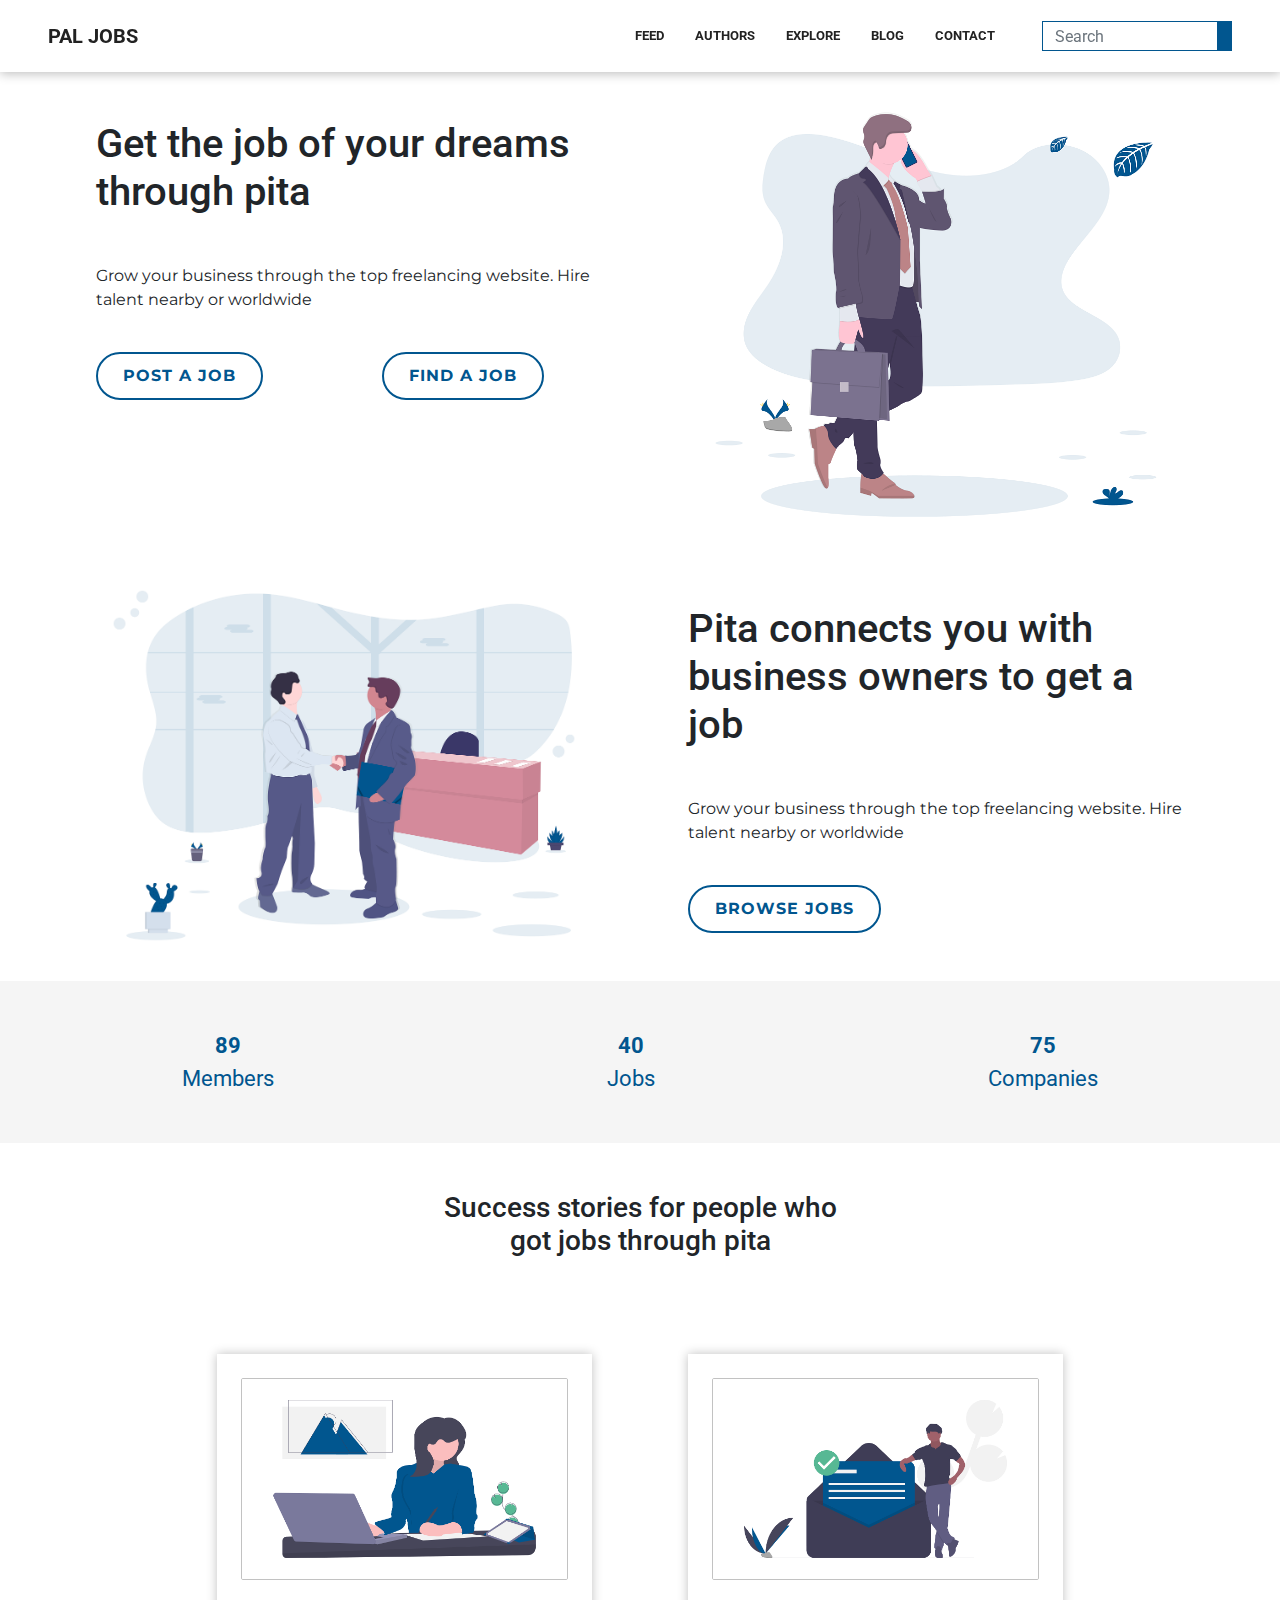
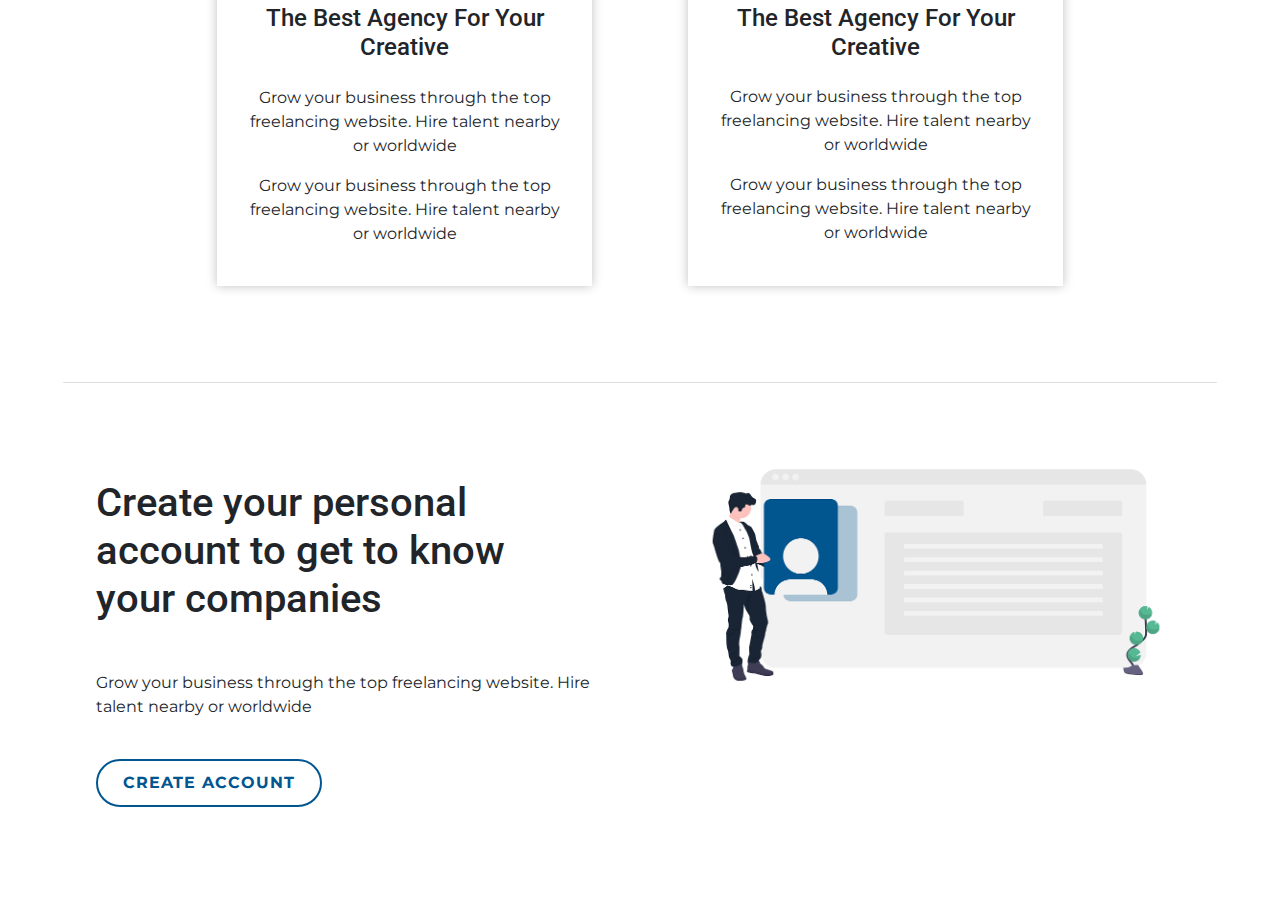
<file: index.html>
<!DOCTYPE html>
<html>
  <head>
    <!-- Required meta tags -->
    <meta charset="utf-8">
    <meta name="viewport" content="width=device-width, initial-scale=1, shrink-to-fit=no">

    <!-- Bootstrap CSS -->
    <link rel="stylesheet" href="assets/css/bootstrap.min.css">
    <link rel="stylesheet" href="assets/css/style.css">

    <link rel="stylesheet" href="https://use.fontawesome.com/releases/v5.7.2/css/all.css" integrity="sha384-fnmOCqbTlWIlj8LyTjo7mOUStjsKC4pOpQbqyi7RrhN7udi9RwhKkMHpvLbHG9Sr" crossorigin="anonymous">
    <link href="https://fonts.googleapis.com/css?family=Montserrat:100,200,300,400,500,600,700|Roboto:100,300,400,500,700" rel="stylesheet">

    <title>Home</title>
  </head>
  <body>
    <!-- header section start -->
    <div class="container-fluid headerSection">
      <!-- navbar start -->
      <div class="row">
        <nav class="navbar navbar-expand-lg navbar-light w-100 px-5 py-3">
          <a class="navbar-brand" href="index.html">pal jobs</a>
          <button class="navbar-toggler" type="button" data-toggle="collapse" data-target="#navbarSupportedContent" aria-controls="navbarSupportedContent" aria-expanded="false" aria-label="Toggle navigation">
            <span class="navbar-toggler-icon"></span>
          </button>
        
          <div class="collapse navbar-collapse" id="navbarSupportedContent">
            <ul class="navbar-nav ml-auto">
                <li class="nav-item">
                    <a class="nav-link" href="#">feed</a>
                </li>
                <li class="nav-item">
                    <a class="nav-link" href="#">authors</a>
                </li>
                <li class="nav-item">
                    <a class="nav-link" href="#">explore</a>
                </li>
                <li class="nav-item">
                    <a class="nav-link" href="#">blog</a>
                </li>
                <li class="nav-item">
                    <a class="nav-link" href="#">contact</a>
                </li>
            </ul>
            <form class="form-inline searching ml-lg-4 mt-3 mt-lg-0" action="">
              <div class="form-group">
                <input type="search" placeholder="Search" class="form-control">
                <button type="submit" class="searchBtn">
                    <i class='fas fa-search'></i>
                </button>
              </div>
            </form>
          </div>
        </nav>
      </div>
      <!-- navbar end -->
    </div>
    <!-- header section end -->

    <!-- main section start -->
    <div class="container-fluid mainSectionHome">
      <div class="row">
        <div class="px-5">
            <div class="col-12 col-lg-6 p-5 float-left">
                <h1 class="mb-5">Get the job of your dreams through pita</h1>
                <p>Grow your business through the top freelancing website. Hire talent nearby or worldwide</p>
                <a class="mainLink mt-4 float-left" href="#">Post a job</a>
                <a class="mainLink mt-4 mr-5 float-right" href="#">Find a job</a>
            </div>
            <div class="col-12 col-lg-6 float-right">
                <img class="img-fluid" src="assets/img/businessman.png">
            </div>
        </div>

        <div class="px-5">
            <div class="rightSection col-12 col-lg-6 p-5 float-left">
                <h1 class="mb-5">Pita connects you with business owners to get a job</h1>
                <p>Grow your business through the top freelancing website. Hire talent nearby or worldwide</p>
                <a class="mainLink mt-4" href="#">Browse jobs</a>
            </div>
            <div class="leftSection col-12 col-lg-6 float-right">
                <img class="img-fluid" src="assets/img/business_deal.png">
            </div>
        </div>
      </div>

      <div class="row">
          <div class="staticsBar col-12 d-flex justify-content-around py-5">
              <div class="text-center">
                  <span class="staticsNum membersNo">89</span>
                  <span class="statics">Members</span>
              </div>
              <div class="text-center">
                  <span class="staticsNum jobsNo">40</span>
                  <span class="statics">Jobs</span>
              </div>
              <div class="text-center">
                  <span class="staticsNum companiesNo">75</span>
                  <span class="statics">Companies</span>
              </div>
          </div>
      </div>

      <div class="row">
          <h3 class="col-12 text-center my-5">Success stories for people who<br>got jobs through pita</h3>
          <div class="d-flex flex-wrap col-12 justify-content-center">
            <div class="peopleStories m-5 p-4">
                <div class="col p-0 mb-4">
                    <img class="img-fluid" src="assets/img/peopleStories1.png">
                </div>
                <h4 class="text-center mb-4">The Best Agency For Your Creative</h4>
                <p>Grow your business through the top freelancing website. Hire talent nearby or worldwide</p>
                <p>Grow your business through the top freelancing website. Hire talent nearby or worldwide</p>
            </div>

            <div class="peopleStories m-5 p-4">
                <div class="col p-0 mb-4">
                    <img class="img-fluid" src="assets/img/peopleStories2.png">
                </div>
                <h4 class="text-center mb-4">The Best Agency For Your Creative</h4>
                <p>Grow your business through the top freelancing website. Hire talent nearby or worldwide</p>
                <p>Grow your business through the top freelancing website. Hire talent nearby or worldwide</p>
            </div>
          </div>
      </div>

      <div class="divider m-5"></div>

      <div class="row px-5 mb-5">
        <div class="col-12 col-lg-6 p-5 float-left">
            <h1 class="mb-5">Create your personal account to get to know your companies</h1>
            <p>Grow your business through the top freelancing website. Hire talent nearby or worldwide</p>
            <a class="mainLink mt-4" href="#">Create account</a>
        </div>
        <div class="col-12 col-lg-6 float-right">
            <img class="img-fluid" src="assets/img/personal-account.png">
        </div>
      </div>
    </div>
    <!-- main section end -->



    <!-- Optional JavaScript -->
    <!-- jQuery first, then Popper.js, then Bootstrap JS -->
    <script src="assets/js/jquery3.3.1.js"></script>
    <script src="assets/js/popper.js"></script>
    <script src="assets/js/bootstrap.min.js"></script>
    <script src="assets/js/main.js"></script>
  </body>
</html>
</file>
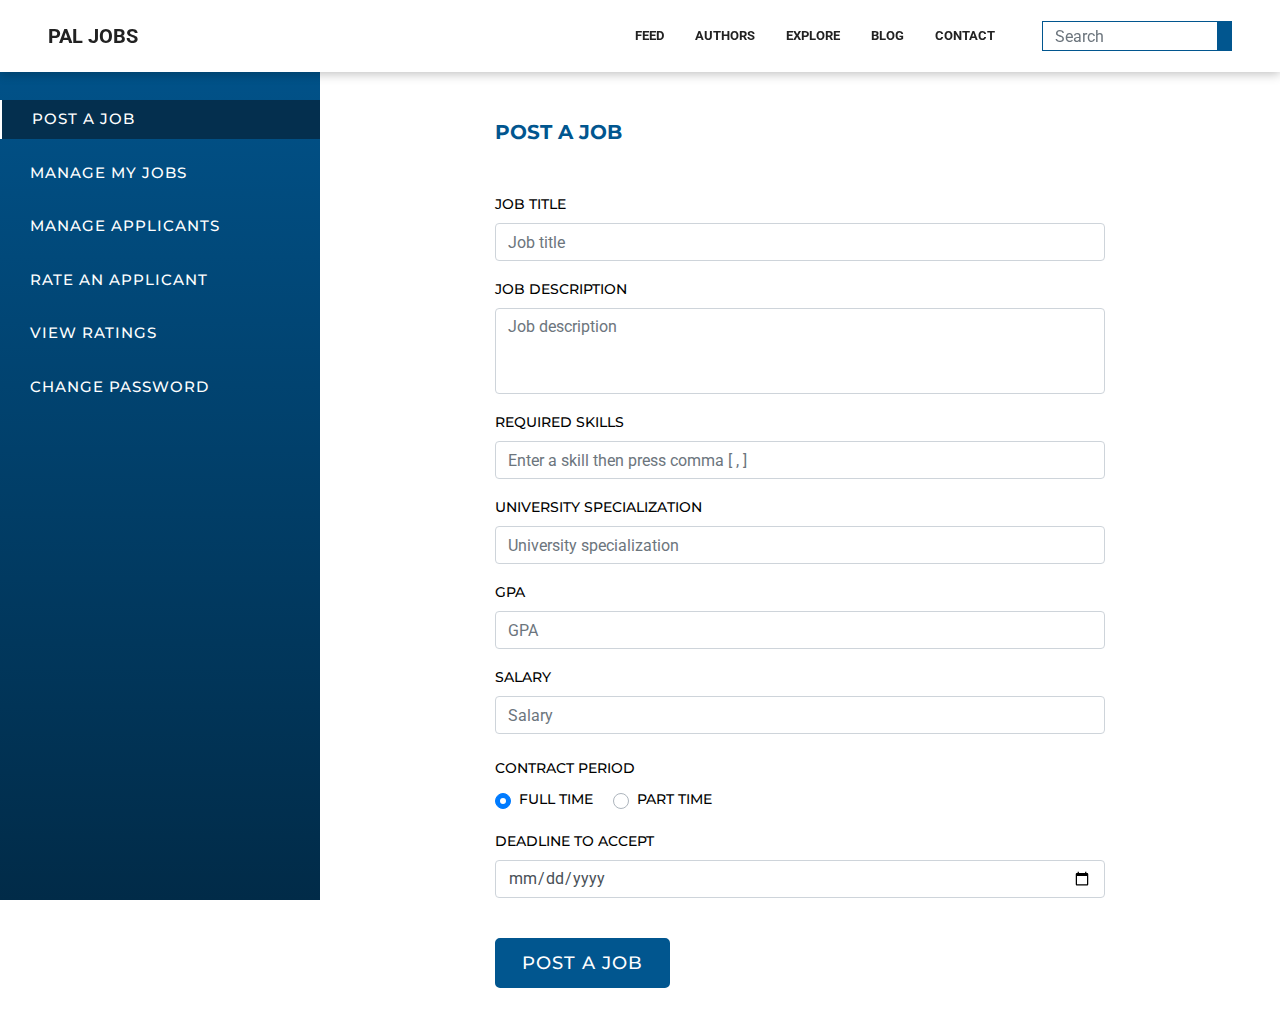
<file: jobs/jobs.html>
<!DOCTYPE html>
<html>
  <head>
    <!-- Required meta tags -->
    <meta charset="utf-8">
    <meta name="viewport" content="width=device-width, initial-scale=1, shrink-to-fit=no">

    <!-- Bootstrap CSS -->
    <link rel="stylesheet" href="../assets/css/bootstrap.min.css">
    <link rel="stylesheet" href="../assets/css/style.css">

    <link rel="stylesheet" href="https://use.fontawesome.com/releases/v5.7.2/css/all.css" integrity="sha384-fnmOCqbTlWIlj8LyTjo7mOUStjsKC4pOpQbqyi7RrhN7udi9RwhKkMHpvLbHG9Sr" crossorigin="anonymous">
    <link href="https://fonts.googleapis.com/css?family=Montserrat:100,200,300,400,500,600,700|Roboto:100,300,400,500,700" rel="stylesheet">

    <title>Jobs</title>
  </head>
  <body>
    <!-- header section start -->
    <div class="container-fluid headerSection">
      <!-- navbar start -->
      <div class="row">
        <nav class="navbar navbar-expand-lg navbar-light w-100 px-5 py-3">
          <a class="navbar-brand" href="../index.html">pal jobs</a>
          <button class="navbar-toggler" type="button" data-toggle="collapse" data-target="#navbarSupportedContent" aria-controls="navbarSupportedContent" aria-expanded="false" aria-label="Toggle navigation">
            <span class="navbar-toggler-icon"></span>
          </button>
        
          <div class="collapse navbar-collapse" id="navbarSupportedContent">
            <ul class="navbar-nav ml-auto">
                <li class="nav-item">
                    <a class="nav-link" href="#">feed</a>
                </li>
                <li class="nav-item">
                    <a class="nav-link" href="#">authors</a>
                </li>
                <li class="nav-item">
                    <a class="nav-link" href="#">explore</a>
                </li>
                <li class="nav-item">
                    <a class="nav-link" href="#">blog</a>
                </li>
                <li class="nav-item">
                    <a class="nav-link" href="#">contact</a>
                </li>
            </ul>
            <form class="form-inline searching ml-lg-4 mt-3 mt-lg-0" action="">
              <div class="form-group">
                <input type="search" placeholder="Search" class="form-control">
                <button type="submit" class="searchBtn">
                    <i class='fas fa-search'></i>
                </button>
              </div>
            </form>
          </div>
        </nav>
      </div>
      <!-- navbar end -->
    </div>
    <!-- header section end -->

    <!-- main section start -->
    <div class="container-fluid mainSectionJobs">
      <div class="row">
        <div class="sideBar col-3 px-0">
          <div class="nav  flex-column nav-pills" id="v-pills-tab" role="tablist" aria-orientation="vertical">
            <a class="nav-link active" id="v-pills-posting-job-tab" data-toggle="pill" href="#v-pills-posting-job" role="tab" aria-controls="v-pills-posting-job" aria-selected="true">post a job</a>
            <a class="nav-link" id="v-pills-jobs-management-tab" data-toggle="pill" href="#v-pills-jobs-management" role="tab" aria-controls="v-pills-jobs-management" aria-selected="false">manage my jobs</a>
            <a class="nav-link" id="v-pills-employee-rating-tab" data-toggle="pill" href="#v-pills-employee-rating" role="tab" aria-controls="v-pills-employee-rating" aria-selected="false">manage applicants</a>
            <a class="nav-link" id="v-pills-view-employee-rating-tab" data-toggle="pill" href="#v-pills-view-employee-rating" role="tab" aria-controls="v-pills-view-employee-rating" aria-selected="false">rate an applicant</a>
            <a class="nav-link" id="v-pills-view-black-list-tab" data-toggle="pill" href="#v-pills-view-black-list" role="tab" aria-controls="v-pills-view-black-list" aria-selected="false">view ratings</a>
            <a class="nav-link" id="v-pills-change-password-tab" data-toggle="pill" href="#v-pills-change-password" role="tab" aria-controls="v-pills-change-password" aria-selected="false">change password</a>
          </div>
        </div>
        <div class="tabContentContainer w-100 offset-3">
          <div class="tab-content" id="v-pills-tabContent">

            <div class="tab-pane fade show active col-md-8 mx-auto" id="v-pills-posting-job" role="tabpanel" aria-labelledby="v-pills-posting-job-tab">
              <h5 class="tab-pane-head my-5">post a job</h5>
              <form action="">
                <div class="form-group">
                  <label for="jobTitle">job title</label>
                  <input type="text" name="jobTitle" class="form-control" id="jobTitle" placeholder="Job title" required>
                </div>
                <div class="form-group">
                  <label for="jobDescription">job description</label>
                  <textarea name="jobDescription" class="form-control" id="jobDescription" rows="3" placeholder="Job description" required></textarea>
                </div>
                <div class="form-group">
                  <label for="requiredSkills">required skills</label>
                  <input type="text" name="requiredSkills" class="form-control add-tag" id="requiredSkills" placeholder="Enter a skill then press comma [ , ]">
                  <div class="tags skills-values"></div>
                </div>
                <div class="form-group">
                  <label for="universitySpecialization">university specialization</label>
                  <input type="text" name="universitySpecialization" class="form-control" id="universitySpecialization" placeholder="University specialization" required>
                </div>
                <div class="form-group">
                  <label for="gpa">GPA</label>
                  <input type="number" name="gpa" class="form-control" id="gpa" placeholder="GPA" required>
                </div>
                <div class="form-group">
                  <label for="salary">salary</label>
                  <input type="number" name="salary" class="form-control" id="salary" placeholder="Salary" required>
                </div>
                <label class="d-block mt-4">contract period</label>
                <div class="custom-control custom-radio custom-control-inline mb-3">
                  <input type="radio" id="full-time" name="period" class="custom-control-input" checked>
                  <label class="custom-control-label" for="full-time">full time</label>
                </div>
                <div class="custom-control custom-radio custom-control-inline mb-3">
                  <input type="radio" id="part-time" name="period" class="custom-control-input">
                  <label class="custom-control-label" for="part-time">part time</label>
                </div>
                <div class="form-group">
                  <label for="deadlineToAccept">deadline to accept</label>
                  <input type="date" name="deadlineToAccept" class="form-control" id="deadlineToAccept" required>
                </div>
                <input type="submit" name="postJob" class="my-4" value="post a job">
              </form>
            </div>

            <div class="tab-pane fade jobsManagementTable py-5" id="v-pills-jobs-management" role="tabpanel" aria-labelledby="v-pills-jobs-management-tab">
              <form class="form-inline searching col-md-8 mx-auto mb-5" action="">
                <div class="form-group w-100">
                  <input type="search" placeholder="Search for a posted job" class="form-control w-100">
                  <button type="submit" class="searchBtn">
                      <i class='fas fa-search'></i>
                  </button>
                </div>
              </form>
              
              <div class="managementContent px-5 py-3">
                <h4 class="managementTitle">Software Developer-Java</h4>
                <p class="managementDescription">Lorem ipsum dolor sit, amet consectetur adipisicing elit. Omnis dolorem voluptas deleniti laborum fugiat eaque. Impedit, libero magnam, quasi odit animi quam et distinctio fugit exercitationem pariatur enim asperiores eaque.</p>
                <a href="jobs.html" class="btn editJob">Edit</a>
                <button type="button" class="btn hideJob">Hide</button>
                <button type="button" class="btn repostJob" data-toggle="modal" data-target="#repost">Repost</button>
                <button type="button" class="btn detailsJob" data-toggle="modal" data-target="#details-post">Details</button>
                <select class="form-control jobStatus">
                  <option>Accepted</option>
                  <option>Wait</option>
                  <option>Approved</option>
                </select>
              </div>
              <div class="managementContent px-5 py-3">
                <h4 class="managementTitle">Software Developer-Java</h4>
                <p class="managementDescription">Lorem ipsum dolor sit, amet consectetur adipisicing elit. Omnis dolorem voluptas deleniti laborum fugiat eaque. Impedit, libero magnam, quasi odit animi quam et distinctio fugit exercitationem pariatur enim asperiores eaque.</p>
                <a href="jobs.html" class="btn editJob">Edit</a>
                <button type="button" class="btn hideJob">Hide</button>
                <button type="button" class="btn repostJob" data-toggle="modal" data-target="#repost">Repost</button>
                <button type="button" class="btn detailsJob" data-toggle="modal" data-target="#details-post">Details</button>
                <select class="form-control jobStatus">
                  <option>Accepted</option>
                  <option>Wait</option>
                  <option>Approved</option>
                </select>
              </div>
              <div class="managementContent px-5 py-3">
                <h4 class="managementTitle">Software Developer-Java</h4>
                <p class="managementDescription">Lorem ipsum dolor sit, amet consectetur adipisicing elit. Omnis dolorem voluptas deleniti laborum fugiat eaque. Impedit, libero magnam, quasi odit animi quam et distinctio fugit exercitationem pariatur enim asperiores eaque.</p>
                <a href="jobs.html" class="btn editJob">Edit</a>
                <button type="button" class="btn hideJob">Hide</button>
                <button type="button" class="btn repostJob" data-toggle="modal" data-target="#repost">Repost</button>
                <button type="button" class="btn detailsJob" data-toggle="modal" data-target="#details-post">Details</button>
                <select class="form-control jobStatus">
                  <option>Accepted</option>
                  <option>Wait</option>
                  <option>Approved</option>
                </select>
              </div>

              <!-- repost modal start -->
              <div class="modal fade" id="repost" tabindex="-1" role="dialog" aria-labelledby="repostTitle" aria-hidden="true">
                <div class="modal-dialog modal-dialog-centered modal-dialog-scrollable modal-lg" role="document">
                  <div class="modal-content">
                    <div class="modal-header">
                      <h5 class="modal-title" id="repostTitle">Repost</h5>
                      <button type="button" class="close" data-dismiss="modal" aria-label="Close">
                        <span aria-hidden="true">&times;</span>
                      </button>
                    </div>
                    <div class="modal-body">
                      <form action="">
                        <div class="form-group">
                          <label for="deadlineToAccept">deadline to accept</label>
                          <input type="date" name="deadlineToAccept" class="form-control" id="deadlineToAccept">
                        </div>
                        <input type="submit" name="save" value="save">
                      </form>
                    </div>
                  </div>
                </div>
              </div>
              <!-- repost modal end -->

              <!-- details modal start -->
              <div class="modal fade" id="details-post" tabindex="-1" role="dialog" aria-labelledby="details-postTitle" aria-hidden="true">
                <div class="modal-dialog modal-dialog-centered modal-dialog-scrollable modal-lg" role="document">
                  <div class="modal-content">
                    <div class="modal-header">
                      <h5 class="modal-title" id="details-postTitle">Details</h5>
                      <button type="button" class="close" data-dismiss="modal" aria-label="Close">
                        <span aria-hidden="true">&times;</span>
                      </button>
                    </div>
                    <div class="modal-body">Modal body</div>
                  </div>
                </div>
              </div>
              <!-- details modal end -->
            </div>

            <div class="tab-pane fade py-5" id="v-pills-employee-rating" role="tabpanel" aria-labelledby="v-pills-employee-rating-tab">
              <h5 class="tab-pane-head mx-5">manage applicants</h5>
              <form class="form-inline searching mt-5 mb-4 px-5" action="">
                <div class="form-group px-0 col-md-8 col-lg-6">
                  <label for="jobTitleSelect">Job title</label>
                  <select id="jobTitleSelect" class="form-control col ml-4">
                    <option>All</option>
                    <option>Front-end</option>
                    <option>Back-end</option>
                  </select>
                </div>
              </form>

              <div class="row mx-0 px-5">
                <table class="table mb-5">
                  <thead>
                    <tr>
                      <th scope="col" class="employeeRatingHead">Full name</th>
                      <th scope="col" class="employeeRatingHead">ID</th>
                      <th scope="col" class="employeeRatingHead">GPA</th>
                      <th scope="col" class="employeeRatingHead">Job title</th>
                      <th scope="col" class="employeeRatingHead">Approve</th>
                    </tr>
                  </thead>
                  <tbody>
                    <tr>
                      <td><span class="fullName">Ali Ahmed</span></td>
                      <td><span class="idNumber">911400781</span></td>
                      <td><span class="gpa">90.9</span>%</td>
                      <td><span class="jobTitle">Front-end</span></td>
                      <td>
                        <button type="button" name="approve" class="approve">Approve</button>
                      </td>
                    </tr>
                    <tr>
                      <td><span class="fullName">Ali Ahmed</span></td>
                      <td><span class="idNumber">911400781</span></td>
                      <td><span class="gpa">90.9</span>%</td>
                      <td><span class="jobTitle">Front-end</span></td>
                      <td>
                        <button type="button" name="approve" class="approve">Approve</button>
                      </td>
                    </tr>
                  </tbody>
                </table>
              </div>
            </div>

            <div class="tab-pane fade col-md-8 mx-auto" id="v-pills-view-employee-rating" role="tabpanel" aria-labelledby="v-pills-view-employee-rating-tab">
              <h5 class="tab-pane-head my-5">rate an applicant</h5>
              <form action="">
                <div class="form-group mb-5">
                  <label for="applicantName">Select an applicant</label>
                  <select id="applicantName" class="form-control">
                    <option>Ali Ahmed</option>
                    <option>Sami Mohammed</option>
                    <option>Mohammed Mahmoud</option>
                  </select>
                </div>
                <div class="custom-control custom-switch chBox mb-3">
                  <input type="checkbox" class="custom-control-input selectApplicant" id="selectApplicant">
                  <label class="custom-control-label" for="selectApplicant">Select an specific applicant</label>
                </div>
                <div class="form-group">
                  <label for="firstName">First name</label>
                  <input type="text" name="firstName" class="form-control specificApplicant" id="firstName" placeholder="Enter first name" disabled>
                </div>
                <div class="form-group">
                  <label for="lastName">Last name</label>
                  <input type="text" name="lastName" class="form-control specificApplicant" id="lastName" placeholder="Enter last name" disabled>
                </div>
                <div class="form-group">
                  <label for="idNumber">ID number</label>
                  <input type="number" name="idNumber" class="form-control specificApplicant" id="idNumber" placeholder="Enter ID number" disabled>
                </div>
                <div class="form-group">
                  <label for="city">City</label>
                  <select name="city" id="city" class="form-control specificApplicant" disabled>
                    <option>Gaza</option>
                    <option>Ramallah</option>
                  </select>
                </div>
                <!-- Rating Stars Functionality Box -->
                <div class='rating-stars mt-5'>
                  <label class="float-left">functionality</label>
                  <ul id='stars'>
                    <li class='star' title='Poor' data-value='1'>
                      <i class='fa fa-star fa-fw'></i>
                    </li>
                    <li class='star' title='Fair' data-value='2'>
                      <i class='fa fa-star fa-fw'></i>
                    </li>
                    <li class='star' title='Good' data-value='3'>
                      <i class='fa fa-star fa-fw'></i>
                    </li>
                    <li class='star' title='Excellent' data-value='4'>
                      <i class='fa fa-star fa-fw'></i>
                    </li>
                    <li class='star' title='WOW!!!' data-value='5'>
                      <i class='fa fa-star fa-fw'></i>
                    </li>
                  </ul>
                </div>
                <!-- Rating Stars Attendance Box -->
                <div class='rating-stars mt-4'>
                  <label class="float-left">attendance</label>
                  <ul id='stars'>
                    <li class='star' title='Poor' data-value='1'>
                      <i class='fa fa-star fa-fw'></i>
                    </li>
                    <li class='star' title='Fair' data-value='2'>
                      <i class='fa fa-star fa-fw'></i>
                    </li>
                    <li class='star' title='Good' data-value='3'>
                      <i class='fa fa-star fa-fw'></i>
                    </li>
                    <li class='star' title='Excellent' data-value='4'>
                      <i class='fa fa-star fa-fw'></i>
                    </li>
                    <li class='star' title='WOW!!!' data-value='5'>
                      <i class='fa fa-star fa-fw'></i>
                    </li>
                  </ul>
                </div>
                <!-- Rating Stars Personality Box -->
                <div class='rating-stars mt-4'>
                  <label class="float-left">personality</label>
                  <ul id='stars'>
                    <li class='star' title='Poor' data-value='1'>
                      <i class='fa fa-star fa-fw'></i>
                    </li>
                    <li class='star' title='Fair' data-value='2'>
                      <i class='fa fa-star fa-fw'></i>
                    </li>
                    <li class='star' title='Good' data-value='3'>
                      <i class='fa fa-star fa-fw'></i>
                    </li>
                    <li class='star' title='Excellent' data-value='4'>
                      <i class='fa fa-star fa-fw'></i>
                    </li>
                    <li class='star' title='WOW!!!' data-value='5'>
                      <i class='fa fa-star fa-fw'></i>
                    </li>
                  </ul>
                </div>
                <!-- Rating Stars Conduct Box -->
                <div class='rating-stars mt-4'>
                  <label class="float-left">conduct</label>
                  <ul id='stars'>
                    <li class='star' title='Poor' data-value='1'>
                      <i class='fa fa-star fa-fw'></i>
                    </li>
                    <li class='star' title='Fair' data-value='2'>
                      <i class='fa fa-star fa-fw'></i>
                    </li>
                    <li class='star' title='Good' data-value='3'>
                      <i class='fa fa-star fa-fw'></i>
                    </li>
                    <li class='star' title='Excellent' data-value='4'>
                      <i class='fa fa-star fa-fw'></i>
                    </li>
                    <li class='star' title='WOW!!!' data-value='5'>
                      <i class='fa fa-star fa-fw'></i>
                    </li>
                  </ul>
                </div>
                <!-- Rating Stars Total-rating Box -->
                <div class='rating-stars mt-4 mb-5'>
                  <label class="float-left total">total rating</label>
                  <ul id='stars'>
                    <li class='star disabledStar' title='Poor' data-value='1'>
                      <i class='fa fa-star fa-fw'></i>
                    </li>
                    <li class='star disabledStar' title='Fair' data-value='2'>
                      <i class='fa fa-star fa-fw'></i>
                    </li>
                    <li class='star disabledStar' title='Good' data-value='3'>
                      <i class='fa fa-star fa-fw'></i>
                    </li>
                    <li class='star disabledStar' title='Excellent' data-value='4'>
                      <i class='fa fa-star fa-fw'></i>
                    </li>
                    <li class='star disabledStar' title='WOW!!!' data-value='5'>
                      <i class='fa fa-star fa-fw'></i>
                    </li>
                  </ul>
                </div>
              </form>
            </div>

            <div class="tab-pane fade py-5" id="v-pills-view-black-list" role="tabpanel" aria-labelledby="v-pills-view-black-list-tab">
                <form class="form-inline searching px-4 mb-5" action="">
                  <div class="custom-control custom-switch">
                    <input type="checkbox" class="custom-control-input" id="viewBlacklist">
                    <label class="custom-control-label" for="viewBlacklist">View Blacklist</label>
                  </div>
                </form>

                <div class="d-flex flex-wrap justify-content-around mt-4">
                  <div class="mb-4">
                    <div class="ratingContent d-flex px-3 pt-3 mx-2">
                      <div class="blackListImg">
                        <img class="img-fluid" src="../assets/img/person-image.png" alt="company logo" title="company logo">
                      </div>
                      <div class="blackListText">
                        <h5 class="blackListTitle">Applicant name</h5>
                        <p class="blackListDescription mt-3 mb-2">United States</p>
                        <p class="blackListDescription">ID : <span class="idNumber">911400781</span></p>
                      </div>
                    </div>
                    <!-- Rating Stars Box -->
                    <div class='rating-stars ratingApplicant px-3 py-3 mx-2'>
                      <ul id='stars' class='text-center'>
                        <li class='star disabledStar' title='Poor' data-value='1'>
                          <i class='fa fa-star fa-fw'></i>
                        </li>
                        <li class='star disabledStar' title='Fair' data-value='2'>
                          <i class='fa fa-star fa-fw'></i>
                        </li>
                        <li class='star disabledStar' title='Good' data-value='3'>
                          <i class='fa fa-star fa-fw'></i>
                        </li>
                        <li class='star disabledStar' title='Excellent' data-value='4'>
                          <i class='fa fa-star fa-fw'></i>
                        </li>
                        <li class='star disabledStar' title='WOW!!!' data-value='5'>
                          <i class='fa fa-star fa-fw'></i>
                        </li>
                      </ul>
                    </div>
                  </div>

                  <div class="mb-4">
                    <div class="ratingContent d-flex px-3 pt-3 mx-2">
                      <div class="blackListImg">
                        <img class="img-fluid" src="../assets/img/person-image.png" alt="company logo" title="company logo">
                      </div>
                      <div class="blackListText">
                        <h5 class="blackListTitle">Applicant name</h5>
                        <p class="blackListDescription mt-3 mb-2">United States</p>
                        <p class="blackListDescription">ID : <span class="idNumber">911400781</span></p>
                      </div>
                    </div>
                    <!-- Rating Stars Box -->
                    <div class='rating-stars ratingApplicant px-3 py-3 mx-2'>
                      <ul id='stars' class='text-center'>
                        <li class='star disabledStar' title='Poor' data-value='1'>
                          <i class='fa fa-star fa-fw'></i>
                        </li>
                        <li class='star disabledStar' title='Fair' data-value='2'>
                          <i class='fa fa-star fa-fw'></i>
                        </li>
                        <li class='star disabledStar' title='Good' data-value='3'>
                          <i class='fa fa-star fa-fw'></i>
                        </li>
                        <li class='star disabledStar' title='Excellent' data-value='4'>
                          <i class='fa fa-star fa-fw'></i>
                        </li>
                        <li class='star disabledStar' title='WOW!!!' data-value='5'>
                          <i class='fa fa-star fa-fw'></i>
                        </li>
                      </ul>
                    </div>
                  </div>

                  <div class="mb-4">
                    <div class="ratingContent d-flex px-3 pt-3 mx-2">
                      <div class="blackListImg">
                        <img class="img-fluid" src="../assets/img/person-image.png" alt="company logo" title="company logo">
                      </div>
                      <div class="blackListText">
                        <h5 class="blackListTitle">Applicant name</h5>
                        <p class="blackListDescription mt-3 mb-2">United States</p>
                        <p class="blackListDescription">ID : <span class="idNumber">911400781</span></p>
                      </div>
                    </div>
                    <!-- Rating Stars Box -->
                    <div class='rating-stars ratingApplicant px-3 py-3 mx-2'>
                      <ul id='stars' class='text-center'>
                        <li class='star disabledStar' title='Poor' data-value='1'>
                          <i class='fa fa-star fa-fw'></i>
                        </li>
                        <li class='star disabledStar' title='Fair' data-value='2'>
                          <i class='fa fa-star fa-fw'></i>
                        </li>
                        <li class='star disabledStar' title='Good' data-value='3'>
                          <i class='fa fa-star fa-fw'></i>
                        </li>
                        <li class='star disabledStar' title='Excellent' data-value='4'>
                          <i class='fa fa-star fa-fw'></i>
                        </li>
                        <li class='star disabledStar' title='WOW!!!' data-value='5'>
                          <i class='fa fa-star fa-fw'></i>
                        </li>
                      </ul>
                    </div>
                  </div>

                  <div class="mb-4">
                    <div class="ratingContent d-flex px-3 pt-3 mx-2">
                      <div class="blackListImg">
                        <img class="img-fluid" src="../assets/img/person-image.png" alt="company logo" title="company logo">
                      </div>
                      <div class="blackListText">
                        <h5 class="blackListTitle">Applicant name</h5>
                        <p class="blackListDescription mt-3 mb-2">United States</p>
                        <p class="blackListDescription">ID : <span class="idNumber">911400781</span></p>
                      </div>
                    </div>
                    <!-- Rating Stars Box -->
                    <div class='rating-stars ratingApplicant px-3 py-3 mx-2'>
                      <ul id='stars' class='text-center'>
                        <li class='star disabledStar' title='Poor' data-value='1'>
                          <i class='fa fa-star fa-fw'></i>
                        </li>
                        <li class='star disabledStar' title='Fair' data-value='2'>
                          <i class='fa fa-star fa-fw'></i>
                        </li>
                        <li class='star disabledStar' title='Good' data-value='3'>
                          <i class='fa fa-star fa-fw'></i>
                        </li>
                        <li class='star disabledStar' title='Excellent' data-value='4'>
                          <i class='fa fa-star fa-fw'></i>
                        </li>
                        <li class='star disabledStar' title='WOW!!!' data-value='5'>
                          <i class='fa fa-star fa-fw'></i>
                        </li>
                      </ul>
                    </div>
                  </div>

                  <div class="mb-4">
                    <div class="ratingContent d-flex px-3 pt-3 mx-2">
                      <div class="blackListImg">
                        <img class="img-fluid" src="../assets/img/person-image.png" alt="company logo" title="company logo">
                      </div>
                      <div class="blackListText">
                        <h5 class="blackListTitle">Applicant name</h5>
                        <p class="blackListDescription mt-3 mb-2">United States</p>
                        <p class="blackListDescription">ID : <span class="idNumber">911400781</span></p>
                      </div>
                    </div>
                    <!-- Rating Stars Box -->
                    <div class='rating-stars ratingApplicant px-3 py-3 mx-2'>
                      <ul id='stars' class='text-center'>
                        <li class='star disabledStar' title='Poor' data-value='1'>
                          <i class='fa fa-star fa-fw'></i>
                        </li>
                        <li class='star disabledStar' title='Fair' data-value='2'>
                          <i class='fa fa-star fa-fw'></i>
                        </li>
                        <li class='star disabledStar' title='Good' data-value='3'>
                          <i class='fa fa-star fa-fw'></i>
                        </li>
                        <li class='star disabledStar' title='Excellent' data-value='4'>
                          <i class='fa fa-star fa-fw'></i>
                        </li>
                        <li class='star disabledStar' title='WOW!!!' data-value='5'>
                          <i class='fa fa-star fa-fw'></i>
                        </li>
                      </ul>
                    </div>
                  </div>

                  <div class="mb-4">
                    <div class="ratingContent d-flex px-3 pt-3 mx-2">
                      <div class="blackListImg">
                        <img class="img-fluid" src="../assets/img/person-image.png" alt="company logo" title="company logo">
                      </div>
                      <div class="blackListText">
                        <h5 class="blackListTitle">Applicant name</h5>
                        <p class="blackListDescription mt-3 mb-2">United States</p>
                        <p class="blackListDescription">ID : <span class="idNumber">911400781</span></p>
                      </div>
                    </div>
                    <!-- Rating Stars Box -->
                    <div class='rating-stars ratingApplicant px-3 py-3 mx-2'>
                      <ul id='stars' class='text-center'>
                        <li class='star disabledStar' title='Poor' data-value='1'>
                          <i class='fa fa-star fa-fw'></i>
                        </li>
                        <li class='star disabledStar' title='Fair' data-value='2'>
                          <i class='fa fa-star fa-fw'></i>
                        </li>
                        <li class='star disabledStar' title='Good' data-value='3'>
                          <i class='fa fa-star fa-fw'></i>
                        </li>
                        <li class='star disabledStar' title='Excellent' data-value='4'>
                          <i class='fa fa-star fa-fw'></i>
                        </li>
                        <li class='star disabledStar' title='WOW!!!' data-value='5'>
                          <i class='fa fa-star fa-fw'></i>
                        </li>
                      </ul>
                    </div>
                  </div>
                </div>
              </div>

            <div class="tab-pane fade" id="v-pills-change-password" role="tabpanel" aria-labelledby="v-pills-change-password-tab">
              <h5 class="tab-pane-head my-5 mx-5">change password</h5>
              <div class="d-flex">
                <form class="col pl-5" action="">
                  <div class="form-group">
                    <label for="oldPassword">Old password</label>
                    <input type="password" name="oldPassword" class="form-control" id="oldPassword" placeholder="Enter old password">
                  </div>
                  <div class="form-group">
                    <label for="newPassword">New password</label>
                    <input type="password" name="newPassword" class="form-control" id="newPassword" placeholder="Enter new password" aria-describedby="passwordNote">
                    <small id="passwordNote" class="form-text text-muted">Must be 8-20 characters long.</small>
                  </div>
                  <div class="form-group">
                    <label for="confirmPassword">Confirm password</label>
                    <input type="password" name="confirmPassword" class="form-control" id="confirmPassword" placeholder="Confirm password">
                  </div>
                  <input type="submit" name="changePassword" class="my-4" value="change password">
                </form>
                <div class="changePasswordImg col">
                  <img class="img-fluid" src="../assets/img/changePasswordImg.png">
                </div>
              </div>
            </div>

          </div>
        </div>
      </div>
    </div>
    <!-- main section end -->



    <!-- Optional JavaScript -->
    <!-- jQuery first, then Popper.js, then Bootstrap JS -->
    <script src="../assets/js/jquery3.3.1.js"></script>
    <script src="../assets/js/popper.js"></script>
    <script src="../assets/js/bootstrap.min.js"></script>
    <script src="../assets/js/main.js"></script>
  </body>
</html>
</file>
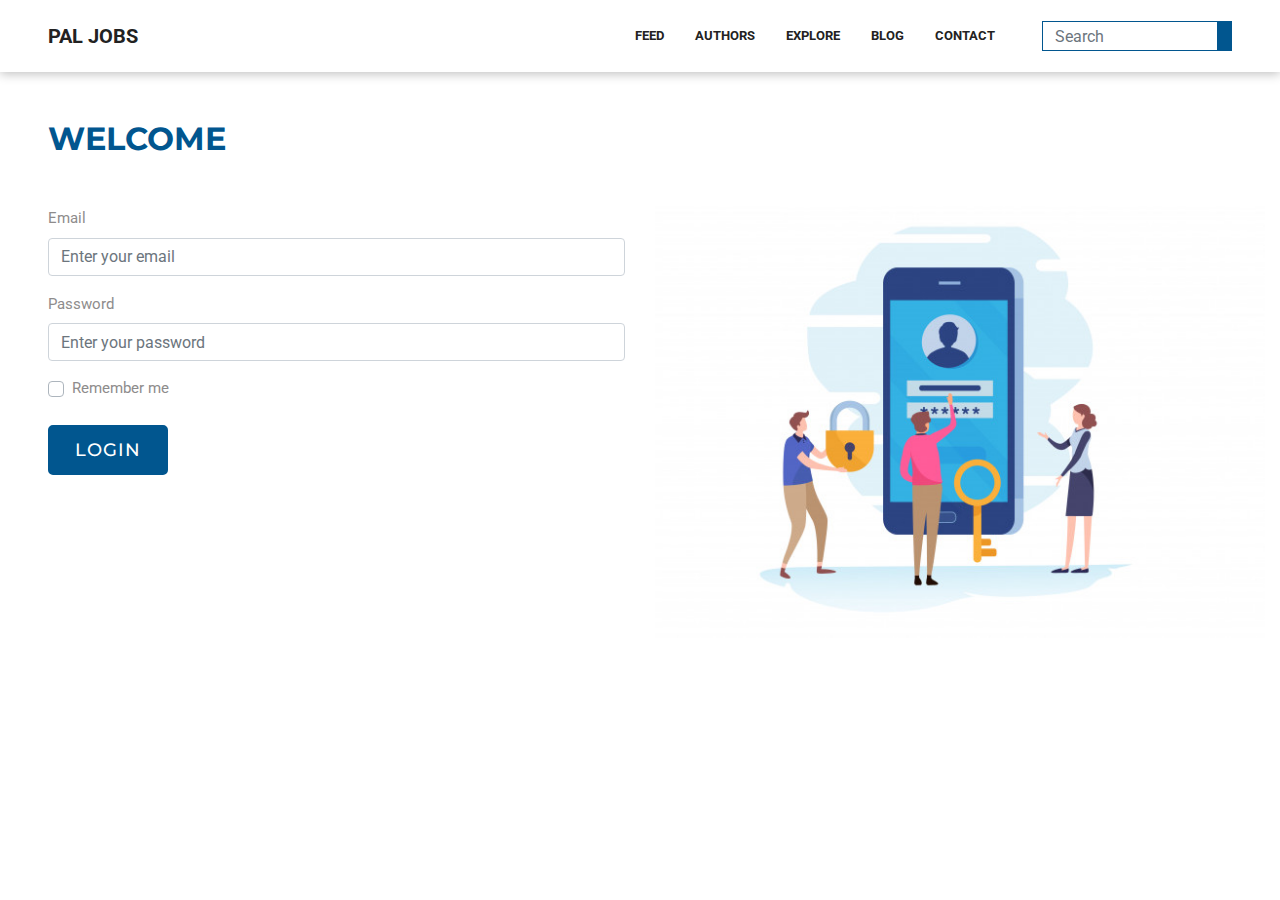
<file: login/login.html>
<!DOCTYPE html>
<html>
  <head>
    <!-- Required meta tags -->
    <meta charset="utf-8">
    <meta name="viewport" content="width=device-width, initial-scale=1, shrink-to-fit=no">

    <!-- Bootstrap CSS -->
    <link rel="stylesheet" href="../assets/css/bootstrap.min.css">
    <link rel="stylesheet" href="../assets/css/style.css">

    <link rel="stylesheet" href="https://use.fontawesome.com/releases/v5.7.2/css/all.css"
        integrity="sha384-fnmOCqbTlWIlj8LyTjo7mOUStjsKC4pOpQbqyi7RrhN7udi9RwhKkMHpvLbHG9Sr" crossorigin="anonymous">
    <link
        href="https://fonts.googleapis.com/css?family=Montserrat:100,200,300,400,500,600,700|Roboto:100,300,400,500,700"
        rel="stylesheet">

    <title>Log in</title>
  </head>
  <body>
    <!-- header section start -->
    <div class="container-fluid headerSection">
        <!-- navbar start -->
        <div class="row">
            <nav class="navbar navbar-expand-lg navbar-light w-100 px-5 py-3">
                <a class="navbar-brand" href="#">pal jobs</a>
                <button class="navbar-toggler" type="button" data-toggle="collapse"
                    data-target="#navbarSupportedContent" aria-controls="navbarSupportedContent" aria-expanded="false"
                    aria-label="Toggle navigation">
                    <span class="navbar-toggler-icon"></span>
                </button>

                <div class="collapse navbar-collapse" id="navbarSupportedContent">
                    <ul class="navbar-nav ml-auto">
                        <li class="nav-item">
                            <a class="nav-link" href="#">feed</a>
                        </li>
                        <li class="nav-item">
                            <a class="nav-link" href="#">authors</a>
                        </li>
                        <li class="nav-item">
                            <a class="nav-link" href="#">explore</a>
                        </li>
                        <li class="nav-item">
                            <a class="nav-link" href="#">blog</a>
                        </li>
                        <li class="nav-item">
                            <a class="nav-link" href="#">contact</a>
                        </li>
                    </ul>
                    <form class="form-inline searching ml-lg-4 mt-3 mt-lg-0" action="">
                        <div class="form-group">
                            <input type="search" placeholder="Search" class="form-control">
                            <button type="submit" class="searchBtn">
                                <i class='fas fa-search'></i>
                            </button>
                        </div>
                    </form>
                </div>
            </nav>
        </div>
        <!-- navbar end -->
    </div>
    <!-- header section end -->

    <!-- mainSection login start -->
    <div class="container-fluid">
      <div class="row mainSectionLogin">
        <h2 class="loginHead my-5 mx-5">welcome</h2>
        <div class="d-flex w-100">
            <form class="col-6 pl-5" action="">
              <div class="form-group">
                <label for="email">Email</label>
                <input type="email" name="email" class="form-control" id="email" placeholder="Enter your email">
              </div>
              <div class="form-group">
                <label for="password">Password</label>
                <input type="password" name="password" class="form-control" id="password" placeholder="Enter your password">
              </div>
              <div class="custom-control custom-checkbox mr-sm-2">
                <input type="checkbox" class="custom-control-input" id="rememberMe">
                <label class="custom-control-label" for="rememberMe">Remember me</label>
              </div>
              <input type="submit" name="login" class="my-4" value="login">
            </form>
            <div class="changePasswordImg col-6">
                <img class="img-fluid" src="../assets/img/loginImg.jpg">
            </div>
        </div>
      </div>
    </div>
    <!-- mainSection login end -->




    <!-- Optional JavaScript -->
    <!-- jQuery first, then Popper.js, then Bootstrap JS -->
    <script src="../assets/js/jquery3.3.1.js"></script>
    <script src="../assets/js/popper.js"></script>
    <script src="../assets/js/bootstrap.min.js"></script>
    <script src="../assets/js/main.js"></script>
  </body>
</html>
</file>
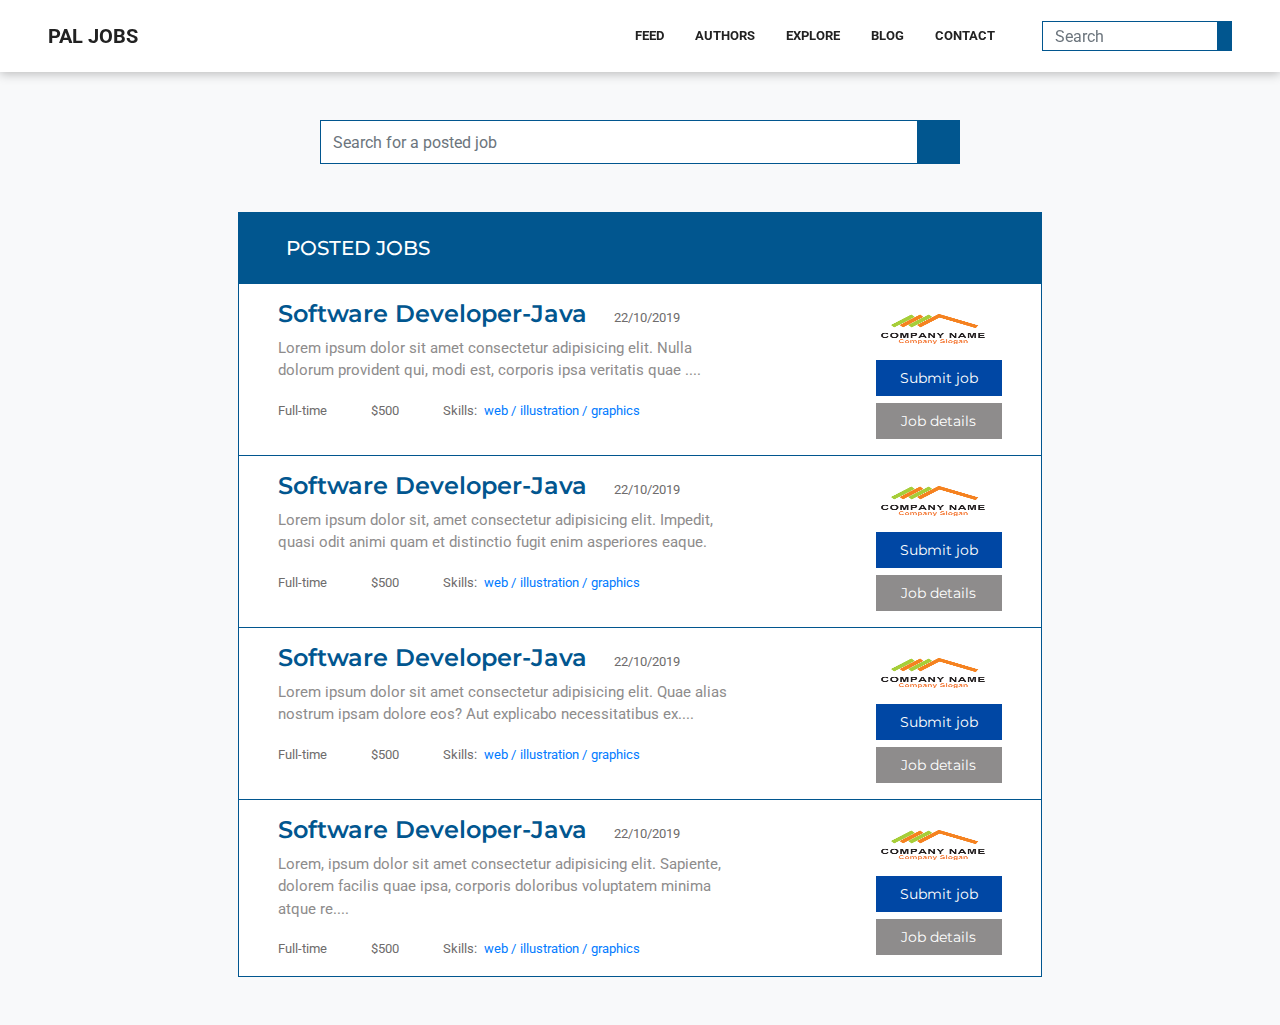
<file: posted-jobs/posted-jobs.html>
<!DOCTYPE html>
<html>
  <head>
    <!-- Required meta tags -->
    <meta charset="utf-8">
    <meta name="viewport" content="width=device-width, initial-scale=1, shrink-to-fit=no">

    <!-- Bootstrap CSS -->
    <link rel="stylesheet" href="../assets/css/bootstrap.min.css">
    <link rel="stylesheet" href="../assets/css/style.css">

    <link rel="stylesheet" href="https://use.fontawesome.com/releases/v5.7.2/css/all.css" integrity="sha384-fnmOCqbTlWIlj8LyTjo7mOUStjsKC4pOpQbqyi7RrhN7udi9RwhKkMHpvLbHG9Sr" crossorigin="anonymous">
    <link href="https://fonts.googleapis.com/css?family=Montserrat:100,200,300,400,500,600,700|Roboto:100,300,400,500,700" rel="stylesheet">

    <title>Posted Jobs</title>
  </head>
  <body>
    <!-- header section start -->
    <div class="container-fluid headerSection">
      <!-- navbar start -->
      <div class="row">
        <nav class="navbar navbar-expand-lg navbar-light w-100 px-5 py-3">
          <a class="navbar-brand" href="#">pal jobs</a>
          <button class="navbar-toggler" type="button" data-toggle="collapse" data-target="#navbarSupportedContent" aria-controls="navbarSupportedContent" aria-expanded="false" aria-label="Toggle navigation">
            <span class="navbar-toggler-icon"></span>
          </button>
        
          <div class="collapse navbar-collapse" id="navbarSupportedContent">
            <ul class="navbar-nav ml-auto">
                <li class="nav-item">
                    <a class="nav-link" href="#">feed</a>
                </li>
                <li class="nav-item">
                    <a class="nav-link" href="#">authors</a>
                </li>
                <li class="nav-item">
                    <a class="nav-link" href="#">explore</a>
                </li>
                <li class="nav-item">
                    <a class="nav-link" href="#">blog</a>
                </li>
                <li class="nav-item">
                    <a class="nav-link" href="#">contact</a>
                </li>
            </ul>
            <form class="form-inline searching ml-lg-4 mt-3 mt-lg-0" action="">
              <div class="form-group">
                <input type="search" placeholder="Search" class="form-control">
                <button type="submit" class="searchBtn">
                    <i class='fas fa-search'></i>
                </button>
              </div>
            </form>
          </div>
        </nav>
      </div>
      <!-- navbar end -->
    </div>
    <!-- header section end -->

    <!-- mainSection PostedJobs start -->
    <div class="container-fluid mainSectionPostedJobs bg-light pb-5">
      <div class="col-md-10 col-lg-8 mx-auto pt-5">

        <form class="form-inline searching col-md-10 mx-auto mb-5" action="">
          <div class="form-group w-100">
            <input type="search" placeholder="Search for a posted job" class="form-control w-100">
            <button type="submit" class="searchBtn">
              <i class='fas fa-search'></i>
            </button>
          </div>
        </form>

        <h5 class="postedJobsHead px-5 py-4 mb-0">posted jobs</h5>

        <div class="row PostedJobsContent mx-0 px-4 py-3">
          <div class="col-8">
            <h4 class="PostedJobsTitle">Software Developer-Java <span class="PostedJobsDate">22/10/2019</span></h4>
            <p class="PostedJobsDescription">
              Lorem ipsum dolor sit amet consectetur adipisicing elit. Nulla dolorum provident qui, modi est, corporis ipsa veritatis quae id ex distinctio libero vitae quisquam nobis officia totam fugit repellendus minima!
              Lorem ipsum dolor sit amet consectetur adipisicing elit. Temporibus odio, maiores, quae excepturi nesciunt libero suscipit perspiciatis quos reiciendis at ut sit eaque? Molestias aut quisquam amet animi atque corrupti!
            </p>
            <p class="allDescription d-none"></p>
            <span class="PostedJobsTime"><i class="far fa-clock"></i> Full-time</span>
            <span class="PostedJobsSalary">$500</span>
            <span class="PostedJobsSkills">Skills:</span>
            <a class="skills" href="#">web</a>
            <a class="skills" href="#">illustration</a>
            <a class="skills" href="#">graphics</a>
          </div>
          <div class="col text-right">
            <img class="postCompanyName" src="../assets/img/company-name.png">
            <button type="submit" class="PostedJobsSubmit">Submit job</button>
            <button type="button" class="PostedJobsDetails" data-toggle="modal" data-target="#details-postJob">Job details</button>
          </div>
        </div>
        <div class="row PostedJobsContent mx-0 px-4 py-3">
          <div class="col-8">
            <h4 class="PostedJobsTitle">Software Developer-Java <span class="PostedJobsDate">22/10/2019</span></h4>
            <p class="PostedJobsDescription">Lorem ipsum dolor sit, amet consectetur adipisicing elit. Impedit, quasi odit animi quam et distinctio fugit enim asperiores eaque.</p>
            <p class="allDescription d-none"></p>
            <span class="PostedJobsTime"><i class="far fa-clock"></i> Full-time</span>
            <span class="PostedJobsSalary">$500</span>
            <span class="PostedJobsSkills">Skills:</span>
            <a class="skills" href="#">web</a>
            <a class="skills" href="#">illustration</a>
            <a class="skills" href="#">graphics</a>
          </div>
          <div class="col text-right">
            <img class="postCompanyName" src="../assets/img/company-name.png">
            <button type="submit" class="PostedJobsSubmit">Submit job</button>
            <button type="button" class="PostedJobsDetails" data-toggle="modal" data-target="#details-postJob">Job details</button>
          </div>
        </div>
        <div class="row PostedJobsContent mx-0 px-4 py-3">
          <div class="col-8">
            <h4 class="PostedJobsTitle">Software Developer-Java <span class="PostedJobsDate">22/10/2019</span></h4>
            <p class="PostedJobsDescription">
              Lorem ipsum dolor sit amet consectetur adipisicing elit. Quae alias nostrum ipsam dolore eos? Aut explicabo necessitatibus ex, delectus quae sequi assumenda maxime maiores voluptate corrupti! Vitae, provident. Hic, non?
              Lorem ipsum dolor sit, amet consectetur adipisicing elit. Impedit, quasi odit animi quam et distinctio fugit enim asperiores eaque.
            </p>
            <p class="allDescription d-none"></p>
            <span class="PostedJobsTime"><i class="far fa-clock"></i> Full-time</span>
            <span class="PostedJobsSalary">$500</span>
            <span class="PostedJobsSkills">Skills:</span>
            <a class="skills" href="#">web</a>
            <a class="skills" href="#">illustration</a>
            <a class="skills" href="#">graphics</a>
          </div>
          <div class="col text-right">
            <img class="postCompanyName" src="../assets/img/company-name.png">
            <button type="submit" class="PostedJobsSubmit">Submit job</button>
            <button type="button" class="PostedJobsDetails" data-toggle="modal" data-target="#details-postJob">Job details</button>
          </div>
        </div>
        <div class="row PostedJobsContent mx-0 px-4 py-3">
          <div class="col-8">
            <h4 class="PostedJobsTitle">Software Developer-Java <span class="PostedJobsDate">22/10/2019</span></h4>
            <p class="PostedJobsDescription">Lorem, ipsum dolor sit amet consectetur adipisicing elit. Sapiente, dolorem facilis quae ipsa, corporis doloribus voluptatem minima atque recusandae corrupti ullam, dolore fugit distinctio. Id obcaecati accusamus nemo dignissimos dolorem?</p>
            <p class="allDescription d-none"></p>
            <span class="PostedJobsTime"><i class="far fa-clock"></i> Full-time</span>
            <span class="PostedJobsSalary">$500</span>
            <span class="PostedJobsSkills">Skills:</span>
            <a class="skills" href="#">web</a>
            <a class="skills" href="#">illustration</a>
            <a class="skills" href="#">graphics</a>
          </div>
          <div class="col text-right">
            <img class="postCompanyName" src="../assets/img/company-name.png">
            <button type="submit" class="PostedJobsSubmit">Submit job</button>
            <button type="button" class="PostedJobsDetails" data-toggle="modal" data-target="#details-postJob">Job details</button>
          </div>
        </div>

        <!-- details modal start -->
        <div class="modal fade" id="details-postJob" tabindex="-1" role="dialog" aria-labelledby="details-postTitle" aria-hidden="true">
          <div class="modal-dialog modal-dialog-centered modal-dialog-scrollable modal-lg" role="document">
            <div class="modal-content">
              <div class="modal-header">
                <h5 class="modal-title" id="details-postTitle">Job details</h5>
                <button type="button" class="close" data-dismiss="modal" aria-label="Close">
                  <span aria-hidden="true">&times;</span>
                </button>
              </div>
              <div class="modal-body">
                <h5 class="PostedJobsTitle">Software Developer-Java <span class="PostedJobsDate">posted 25 minutes ago</span></h5>
                <h6>Company: Pita</h6>
                <p>
                  I need shirts design!<br>
                  I will pay for five designs $10.
                </p>
                <div class="divider my-4"></div>
                <h6>Job Description</h6>
                <p class="modalJobDescription">
                  Lorem ipsum dolor sit amet consectetur adipisicing elit. Nulla dolorum provident qui, modi est, corporis ipsa veritatis quae id ex distinctio libero vitae quisquam nobis officia totam fugit repellendus minima!<br>
                  Lorem ipsum dolor sit amet consectetur adipisicing elit. Temporibus odio, maiores, quae excepturi nesciunt libero suscipit perspiciatis quos reiciendis at ut sit eaque? Molestias aut quisquam amet animi atque corrupti!
                </p>
                <div class="divider my-4"></div>
                <span class="PostedJobsTime"><i class="far fa-clock"></i> Full-time</span>
                <span class="PostedJobsSalary">Salary: $500</span>
                <span class="PostedJobsSkills">Skills:</span>
                <div class="d-inline">
                  <a class="skills" href="#">web</a>
                  <a class="skills" href="#">illustration</a>
                  <a class="skills" href="#">graphics</a>
                </div>
                <div class="divider my-4"></div>
                <button type="submit" class="PostedJobsSubmit">Submit job</button>
              </div>
            </div>
          </div>
        </div>
        <!-- details modal end -->

      </div>
    </div>
    <!-- mainSection PostedJobs end -->




    <!-- Optional JavaScript -->
    <!-- jQuery first, then Popper.js, then Bootstrap JS -->
    <script src="../assets/js/jquery3.3.1.js"></script>
    <script src="../assets/js/popper.js"></script>
    <script src="../assets/js/bootstrap.min.js"></script>
    <script src="../assets/js/main.js"></script>
  </body>
</html>
</file>
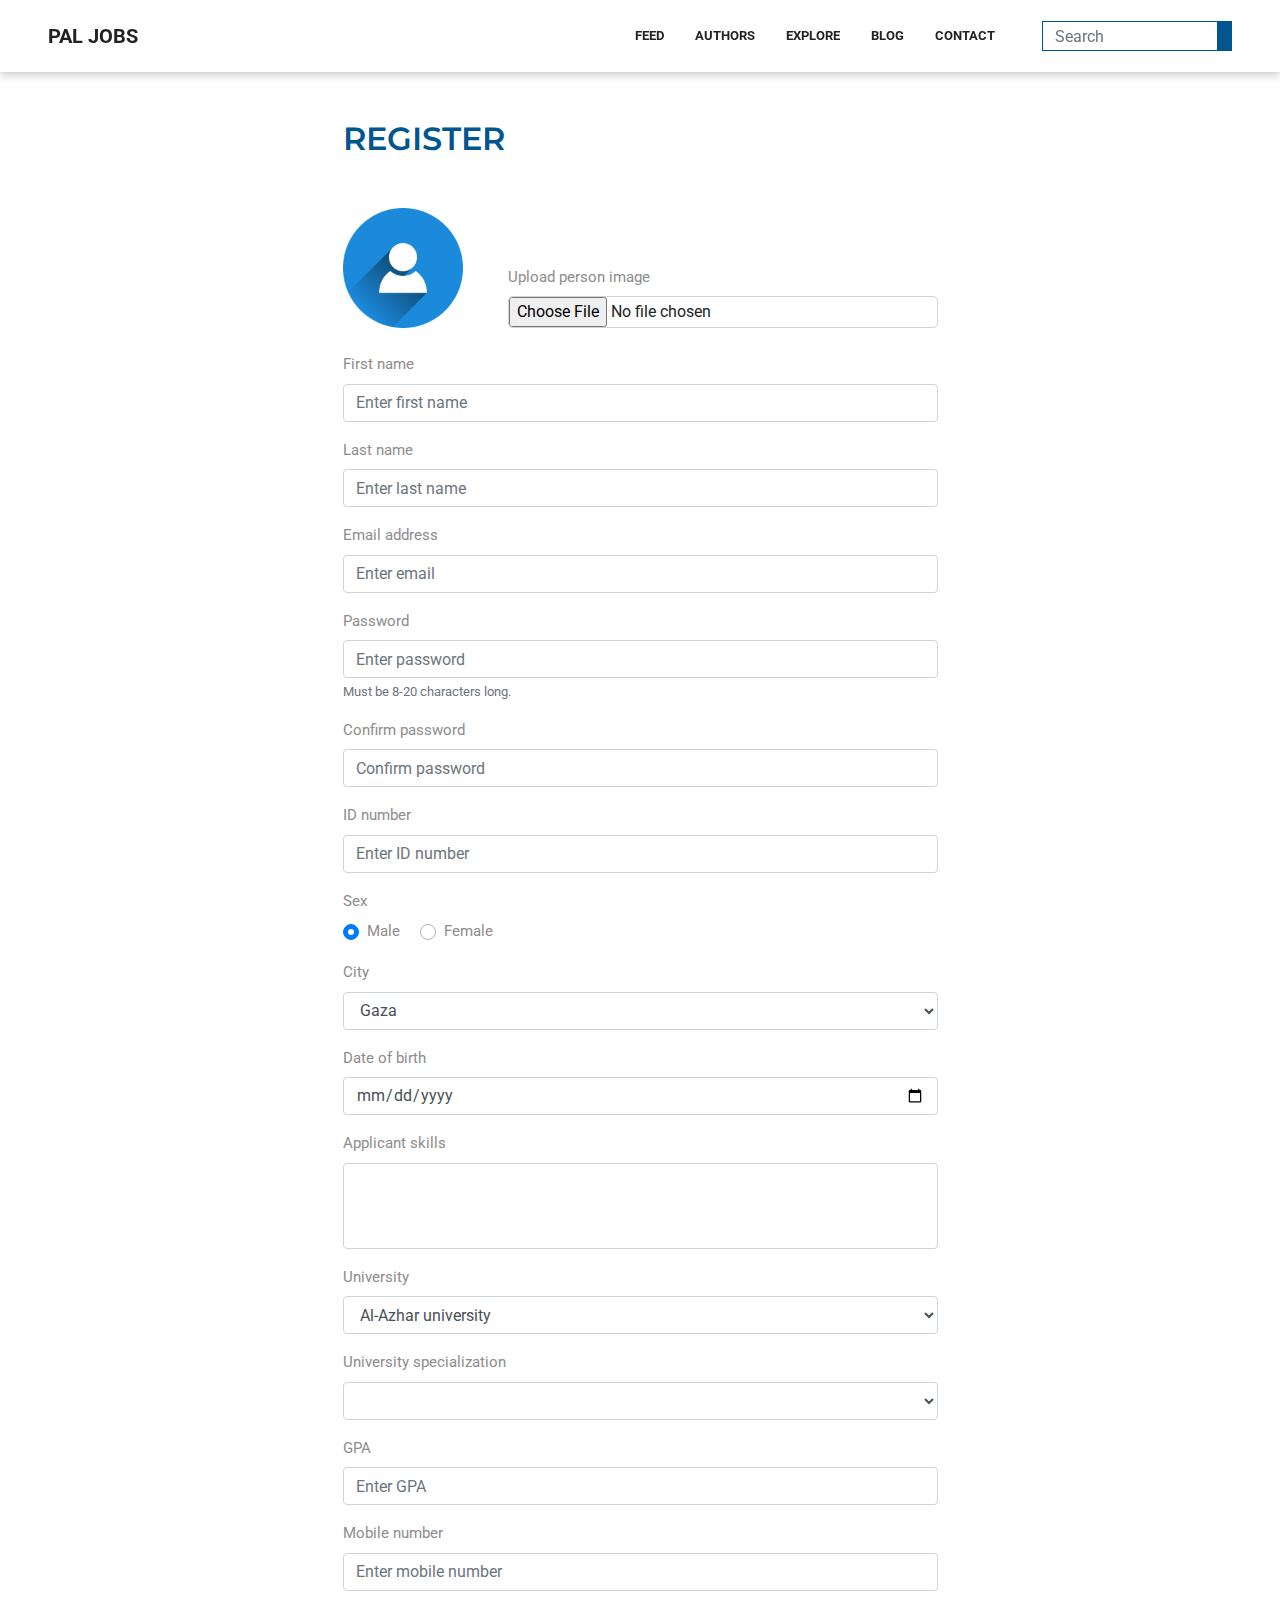
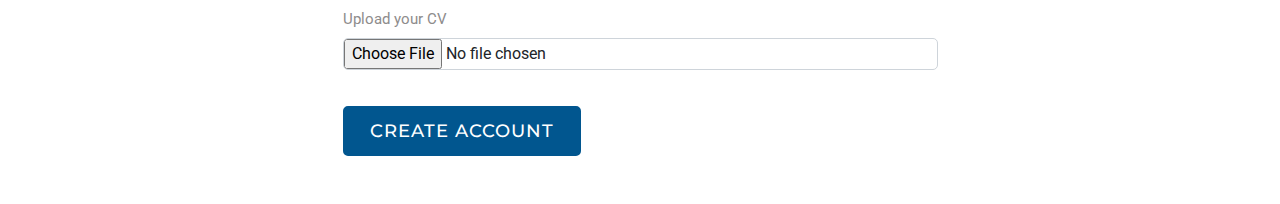
<file: register/register.html>
<!DOCTYPE html>
<html>
  <head>
    <!-- Required meta tags -->
    <meta charset="utf-8">
    <meta name="viewport" content="width=device-width, initial-scale=1, shrink-to-fit=no">

    <!-- Bootstrap CSS -->
    <link rel="stylesheet" href="../assets/css/bootstrap.min.css">
    <link rel="stylesheet" href="../assets/css/style.css">

    <link rel="stylesheet" href="https://use.fontawesome.com/releases/v5.7.2/css/all.css" integrity="sha384-fnmOCqbTlWIlj8LyTjo7mOUStjsKC4pOpQbqyi7RrhN7udi9RwhKkMHpvLbHG9Sr" crossorigin="anonymous">
    <link href="https://fonts.googleapis.com/css?family=Montserrat:100,200,300,400,500,600,700|Roboto:100,300,400,500,700" rel="stylesheet">

    <title>Register</title>
  </head>
  <body>
    <!-- header section start -->
    <div class="container-fluid headerSection">
      <!-- navbar start -->
      <div class="row">
        <nav class="navbar navbar-expand-lg navbar-light w-100 px-5 py-3">
          <a class="navbar-brand" href="#">pal jobs</a>
          <button class="navbar-toggler" type="button" data-toggle="collapse" data-target="#navbarSupportedContent" aria-controls="navbarSupportedContent" aria-expanded="false" aria-label="Toggle navigation">
            <span class="navbar-toggler-icon"></span>
          </button>
        
          <div class="collapse navbar-collapse" id="navbarSupportedContent">
            <ul class="navbar-nav ml-auto">
                <li class="nav-item">
                    <a class="nav-link" href="#">feed</a>
                </li>
                <li class="nav-item">
                    <a class="nav-link" href="#">authors</a>
                </li>
                <li class="nav-item">
                    <a class="nav-link" href="#">explore</a>
                </li>
                <li class="nav-item">
                    <a class="nav-link" href="#">blog</a>
                </li>
                <li class="nav-item">
                    <a class="nav-link" href="#">contact</a>
                </li>
            </ul>
            <form class="form-inline searching ml-lg-4 mt-3 mt-lg-0" action="">
              <div class="form-group">
                <input type="search" placeholder="Search" class="form-control">
                <button type="submit" class="searchBtn">
                    <i class='fas fa-search'></i>
                </button>
              </div>
            </form>
          </div>
        </nav>
      </div>
      <!-- navbar end -->
    </div>
    <!-- header section end -->

    <!-- mainSection register start -->
    <div class="container-fluid">
      <div class="mainSectionRegister col-md-8 col-lg-6 mx-auto my-5">
        <h2>register</h2>
        <form action="">
          <div class="d-flex align-items-end mb-4">
            <div class="personImage">
              <img class="img-fluid" src="../assets/img/person-image.png" alt="person image">
            </div>
            <div class="form-group d-inline-block col pr-0 mb-0">
              <label for="person-image">Upload person image</label>
              <input type="file" class="form-control-file" id="person-image">
            </div>
          </div>
          <div class="form-group">
            <label for="firstName">First name</label>
            <input type="text" name="firstName" class="form-control" id="firstName" placeholder="Enter first name" required>
          </div>
          <div class="form-group">
            <label for="lastName">Last name</label>
            <input type="text" name="lastName" class="form-control" id="lastName" placeholder="Enter last name" required>
          </div>
          <div class="form-group">
            <label for="emailAddress">Email address</label>
            <input type="email" name="emailAddress" class="form-control" id="emailAddress" placeholder="Enter email" required>
          </div>
          <div class="form-group">
            <label for="password">Password</label>
            <input type="password" name="password" class="form-control" id="password" placeholder="Enter password" aria-describedby="passwordNote" required>
            <small id="passwordNote" class="form-text text-muted">Must be 8-20 characters long.</small>
          </div>
          <div class="form-group">
            <label for="confirmPassword">Confirm password</label>
            <input type="password" name="confirmPassword" class="form-control" id="confirmPassword" placeholder="Confirm password" required>
          </div>
          <div class="form-group">
            <label for="idNumber">ID number</label>
            <input type="number" name="idNumber" class="form-control" id="idNumber" placeholder="Enter ID number" required>
          </div>
          <div class="form-group">
            <label>Sex</label><br>
            <div class="custom-control custom-radio d-inline-block mr-3">
              <input type="radio" id="male" name="sex" value="male" class="custom-control-input" checked>
              <label class="custom-control-label" for="male">Male</label>
            </div>
            <div class="custom-control custom-radio d-inline-block">
              <input type="radio" id="female" name="sex" value="female" class="custom-control-input">
              <label class="custom-control-label" for="female">Female</label>
            </div>
          </div>
          <div class="form-group">
            <label for="city">City</label>
            <select name="city" id="city" class="form-control">
              <option value="gaza">Gaza</option>
              <option value="ramallah">Ramallah</option>
            </select>
          </div>
          <div class="form-group">
            <label for="birth">Date of birth</label>
            <input type="date" name="birth" class="form-control" id="birth" required>
          </div>
          <div class="form-group">
            <label for="applicantSkills">Applicant skills</label>
            <textarea name="applicantSkills" class="form-control" id="applicantSkills" rows="3" required></textarea>
          </div>
          <div class="form-group">
            <label for="university">University</label>
            <select name="university" id="university" class="form-control">
              <option value="azhar">Al-Azhar university</option>
              <option value="islamic">Islamic university</option>
            </select>
          </div>
          <div class="form-group">
            <label for="universitySpecialization">University specialization</label>
            <select name="universitySpecialization" id="universitySpecialization" class="form-control">
              <option value=""></option>
              <option value=""></option>
            </select>
          </div>
          <div class="form-group">
            <label for="gpa">GPA</label>
            <input type="number" name="gpa" class="form-control" id="gpa" placeholder="Enter GPA" required>
          </div>
          <div class="form-group">
            <label for="mobileNumber">Mobile number</label>
            <input type="number" name="mobileNumber" class="form-control" id="mobileNumber" placeholder="Enter mobile number" required>
          </div>
          <div class="form-group">
            <label for="cv">Upload your CV</label>
            <input type="file" class="form-control-file" id="cv" required>
          </div>
          <input type="submit" value="Create account">
        </form>
      </div>
    </div>
    <!-- mainSection register end -->




    <!-- Optional JavaScript -->
    <!-- jQuery first, then Popper.js, then Bootstrap JS -->
    <script src="../assets/js/jquery3.3.1.js"></script>
    <script src="../assets/js/popper.js"></script>
    <script src="../assets/js/bootstrap.min.js"></script>
    <script src="../assets/js/main.js"></script>
  </body>
</html>
</file>
<file: assets/css/style.css>
body{
    margin: 0px;
    padding: 0px;
}
input[type="file"]{
    border: 1px solid #ced4da;
    border-radius: 5px;
}
label{
    font-size: 15px;
    font-family: Roboto;
    color: #8e8c8c;
}
textarea{
    resize: none;
}
input[type="submit"]{
    background-color: rgb(1, 86, 143);
    color: #ffffff;
    text-transform: uppercase;
    padding-left: 25px;
    padding-right: 25px;
    margin-top: 20px;
    height: 50px;
    font-size: 18px;
    font-weight: 500;
    letter-spacing: 1px;
    font-family: Montserrat;
    border: 2px solid rgb(1, 86, 143);
    border-radius: 5px;
    transition-duration: 0.4s;
}
input[type="submit"]:hover{
    color: #ffffff;
    opacity: 0.8;
    transition-duration: 0.4s;
}
.tags span{
    padding: 5px 10px;
    background-color: rgb(1, 86, 143);
    display: inline-block;
    margin: 10px 10px 10px 0px;
    border-radius: 8px;
    color: #ffffff;
}
.tags span i{
    margin-left: 5px;
    color: #ffffff;
    cursor: pointer;
}
.tags span i:hover{
    opacity: 0.7;
}
.mainLink{
    display: inline-block;
    color: rgb(1, 86, 143);
    text-transform: uppercase;
    padding: 10px 25px;
    font-size: 16px;
    font-weight: bold;
    letter-spacing: 1px;
    font-family: Montserrat;
    border: 2px solid rgb(1, 86, 143);
    border-radius: 25px;
    transition-duration: 0.4s;
}
.mainLink:hover{
    text-decoration: none;
    background-color: rgb(1, 86, 143);
    color: #ffffff;
    transition-duration: 0.4s;
}

/* navbar start */
.headerSection{
    position: sticky;
    top: 0px;
    z-index: 10;
}
.navbar{
    background-color: #ffffff;
    box-shadow: 0px 2px 10px rgba(0,0,0,.25);
}
.navbar .navbar-brand{
    font-size: 20px;
    font-weight: bold;
    color: #222222;
    text-transform: uppercase;
}
.navbar .nav-item .nav-link{
    margin-right: 15px;
    font-size: 13px;
    font-weight: bold;
    color: #222222;
    text-transform: uppercase;
    transition-duration: 0.4s;
}
.navbar .nav-item .nav-link:hover{
    color: rgb(1, 86, 143);
    transition-duration: 0.4s;
}
.navbar .searching{
    position: relative;
    width: 190px;
}
.navbar .searching input{
    width: 190px;
    height: 30px;
    padding-right: 16px;
	border-radius: 0px;
	background-color: #ffffff;
    border: 1px solid rgb(1, 86, 143);
}
.navbar button.searchBtn{
	position: absolute;
    right: 1px;
    top: 1px;
	background-color: rgb(1, 86, 143);
	color: #ffffff;
	border: 1px solid transparent;
    height: 28px;
    border-radius: 0px;
    transition-duration: 0.4s;
}
.navbar button.searchBtn:hover{
    opacity: 0.8;
    transition-duration: 0.4s;
}
/* navbar end */

/* mainSection home start */
.mainSectionHome p{
    font-family: Montserrat;
}
.mainSectionHome .staticsBar{
    background-color: rgb(245, 245, 245);
}
.mainSectionHome .staticsBar span{
    display: block;
    color: rgb(1, 86, 143);
    font-size: 22px;
}
.mainSectionHome .staticsBar .staticsNum{
    font-weight: bold;
}
.mainSectionHome .peopleStories{
    box-shadow: 0px 0px 10px rgba(0,0,0,.25);
    width: 375px;
}
.mainSectionHome .peopleStories img{
    border: 1px solid rgb(194, 194, 194);
    border-radius: 2px;
}
.mainSectionHome .peopleStories p{
    text-align: center;
}
.mainSectionHome .divider{
    height: 1px;
    background-color: rgb(226, 221, 221);;
}
/* mainSection home end */

/* mainSection register start */
.mainSectionRegister h2{
    text-transform: uppercase;
    font-family: Montserrat;
    font-weight: 600;
    color: rgb(1, 86, 143);
    margin-bottom: 50px;
}
.mainSectionRegister .personImage{
    display: inline-block;
    width: 120px;
    height: 120px;
    border-radius: 50%;
    margin-right: 30px;
}
/* mainSection register end */

/* mainSection jobs start */
.mainSectionJobs{
    height: 100%;
}
.mainSectionJobs .tabContentContainer{
    height: 100%;
}
.mainSectionJobs .tabContentContainer .tab-content{
    height: 100%;
 }
.mainSectionJobs .sideBar{
    height: 100%;
    position: fixed;
    z-index: 1;
    top: 0;
    left: 0;
    padding-top: 100px;
    overflow-x: hidden;
    background: linear-gradient(to bottom, rgb(1, 85, 142), rgb(1, 43, 72));
}
.mainSectionJobs .sideBar .nav-link{
    text-transform: uppercase;
    font-family: Montserrat;
    color: #ffffff;
    border-radius: 0px;
    padding-left: 30px;
    margin-bottom: 15px;
    font-size: 15px;
    letter-spacing: 1px;
    font-weight: 500;
}
.mainSectionJobs .sideBar .nav-link:last-child{
    margin-bottom: 0px;
}
.mainSectionJobs .sideBar .nav-link:hover{
    background-color: rgb(4, 47, 78);
}
.mainSectionJobs .sideBar .nav-link.active{
    background-color: rgb(4, 47, 78);
    border-left: 2px solid #ffffff;
}
.mainSectionPostedJobs .searching,
.mainSectionJobs .searching{
    position: relative;
}
.mainSectionPostedJobs .searching input,
.mainSectionJobs .searching input{
    height: 44px;
    padding-right: 55px;
	border-radius: 0px;
	background-color: #ffffff;
    border: 1px solid rgb(1, 86, 143);
}
.mainSectionPostedJobs button.searchBtn,
.mainSectionJobs button.searchBtn{
	position: absolute;
    right: 16px;
    top: 1px;
	background-color: rgb(1, 86, 143);
	color: #ffffff;
    border: 1px solid transparent;
    width: 42px;
    height: 42px;
    border-radius: 0px;
    transition-duration: 0.4s;
}
.mainSectionPostedJobs button.searchBtn:hover,
.mainSectionJobs button.searchBtn:hover{
    opacity: 0.8;
    transition-duration: 0.4s;
}
.mainSectionJobs .tab-pane-head{
    text-transform: uppercase;
    font-family: Montserrat;
    font-weight: bold;
    color: rgb(1, 86, 143);
}
.mainSectionJobs label{
    text-transform: uppercase;
    font-family: Montserrat;
    font-size: 14px;
    font-weight: 500;
    color: #000000;
}

#v-pills-jobs-management{
    height: 100%;
    min-height: 700px;
    background-color: rgb(246, 246, 246);
}
#v-pills-jobs-management .managementContent{
    margin-bottom: 25px;
    background-color: #ffffff;
    box-shadow: 0px 2px 10px rgba(0,0,0,.25);
}
#v-pills-jobs-management .managementTitle{
    font-family: Montserrat;
    font-weight: 600;
    color: rgb(1, 86, 143);
}
#v-pills-jobs-management .managementDescription{
    font-size: 15px;
    font-family: Roboto;
    color: #8e8c8c;
}
#v-pills-jobs-management .editJob,
#v-pills-jobs-management .repostJob{
    font-family: Montserrat;
    background-color: rgb(0, 71, 164);
    color: #ffffff;
    margin-right: 10px;
    transition-duration: 0.4s;
}
#v-pills-jobs-management .editJob:hover,
#v-pills-jobs-management .repostJob:hover{
    opacity: 0.8;
    transition-duration: 0.4s;
}
#v-pills-jobs-management .hideJob,
#v-pills-jobs-management .detailsJob{
    font-family: Montserrat;
    background-color: #8e8c8c;
    color: #ffffff;
    margin-right: 10px;
    transition-duration: 0.4s;
}
#v-pills-jobs-management .hideJob:hover,
#v-pills-jobs-management .detailsJob:hover{
    opacity: 0.8;
    transition-duration: 0.4s;
}
#v-pills-jobs-management .jobStatus{
    display: inline;
    width: auto;
    padding-top: 1px;
}

#v-pills-view-black-list{
    height: 100%;
    min-height: 700px;
    background-color: rgb(246, 246, 246);
}
#v-pills-view-black-list .ratingContent{
    background-color: #ffffff;
    border-bottom: 1px solid rgb(246, 246, 246);
}
#v-pills-view-black-list .blackListImg{
    width: 90px;
}
#v-pills-view-black-list .blackListImg img{
    border-radius: 50%;
    width: 70px;
    height: 70px;
    background-color: rgb(246, 246, 246);
}
#v-pills-view-black-list .blackListTitle{
    font-family: Montserrat;
    font-weight: 600;
    color: rgb(1, 86, 143);
}
#v-pills-view-black-list .blackListDescription{
    font-size: 15px;
    font-family: Roboto;
    color: #8e8c8c;
}
.blackListRating{
    background-color: #ffffff;
    height: 56px;
    line-height: 56px;
}

#v-pills-employee-rating{
    height: 100%;
    min-height: 700px;
    background-color: rgb(246, 246, 246);
}
#v-pills-employee-rating table{
    background-color: #ffffff;
}
#v-pills-employee-rating table .employeeRatingHead{
    color: rgb(1, 86, 143);
}
#v-pills-employee-rating table td{
    vertical-align: middle;
    font-size: 14px;
    font-family: Roboto;
    color: #8e8c8c;
}
#v-pills-employee-rating table .approve{
    background-color: rgb(233, 124, 0);
    color: #ffffff;
    font-family: Montserrat;
    font-size: 14px;
    font-weight: 500;
    border:  0px;
    padding: 5px 12px;
    transition-duration: 0.4s;
}
#v-pills-employee-rating table .approve:hover{
    opacity: 0.7;
    transition-duration: 0.4s;
}
/* mainSection jobs end */

/* mainSection PostedJobs start */
.mainSectionPostedJobs{
    min-height: 700px;
}
.postedJobsHead{
    background-color: rgb(1, 86, 143);
    color: #ffffff;
    text-transform: uppercase;
    font-family: Montserrat;
}
.PostedJobsContent{
    background-color: #ffffff;
    border: 1px solid rgb(1, 86, 143);
    border-top: 0px;
}
.PostedJobsTitle{
    font-family: Montserrat;
    font-weight: 600;
    color: rgb(1, 86, 143);
}
.PostedJobsDate{
    font-size: 13px;
    font-weight: 400;
    font-family: Roboto;
    color: #6e6c6c;
    margin-left: 20px;
} 
.PostedJobsDescription{
    font-size: 15px;
    font-family: Roboto;
    color: #8e8c8c;
}
.PostedJobsTime,
.PostedJobsSalary,
.PostedJobsSkills{
    font-size: 13px;
    font-family: Roboto;
    color: #6e6c6c;
    margin-right: 40px;
}
.PostedJobsSkills{
    margin-right: 3px;
}
.skills{
    font-size: 13px;
    font-family: Roboto;
    text-decoration: none !important;
}
.skills::after{
    content: " /";
}
.skills:last-child::after{
    content: none;
}
.postCompanyName{
    width:140px;
    height: 60px;
}
.PostedJobsContent button,
.modal-body button{
    display: block;
    margin-left: auto;
    font-size: 14px;
    font-family: Montserrat;
    color: #ffffff;
    border: 0px;
    width:126px;
    height: 36px;
    transition-duration: 0.4s;
}
.PostedJobsContent button:hover,
.modal-body button:hover{
    opacity: 0.8;
    transition-duration: 0.4s;
}
.PostedJobsSubmit{
    background-color: rgb(0, 71, 164);
    margin-bottom: 7px !important;
}
.PostedJobsDetails{
    background-color: #8e8c8c;
}
.mainSectionPostedJobs .modal .modal-content{
    border-radius: 0px;
    background-color: #1f4ba5;
}
.mainSectionPostedJobs .modal .modal-header{
    border-radius: 0px;
    background-color: #1f4ba5;
}
.mainSectionPostedJobs .modal .modal-title{
    text-transform: uppercase;
    font-family: Montserrat;
    font-size: 14px;
    color: #ffffff;
}
.mainSectionPostedJobs .modal .close{
    color: #ffffff;
    opacity: 1;
}
.mainSectionPostedJobs .modal .close:hover,
.mainSectionPostedJobs .modal .close:focus{
    opacity: 0.5;
    outline: 0px;
}
.mainSectionPostedJobs .modal .modal-body{
    padding-top: 25px;
    padding-bottom: 25px;
    background-color: #ffffff;
}
.mainSectionPostedJobs .divider{
    height: 1px;
    background-color: rgb(226, 221, 221);;
}
.mainSectionPostedJobs .modal p{
    font-size: 15px;
    font-family: Roboto;
    color: #8e8c8c;
}
/* mainSection PostedJobs end */

/* mainSection login start */
.mainSectionLogin .loginHead{
    text-transform: uppercase;
    font-family: Montserrat;
    font-weight: bold;
    color: rgb(1, 86, 143);
}
/* mainSection login end */

/* Rating Star Style start */
.ratingApplicant{
    background-color: #ffffff;
}
.ratingApplicant ul{
    margin-bottom: 0px;
}
.rating-stars label{
    width: 200px;
}
.rating-stars .total{
    font-weight: bold;
}
.rating-stars ul{
    list-style-type: none;
    padding: 0px;
}
  .rating-stars ul > li.star{
    display: inline-block;
}
/* Idle State of the stars */
.rating-stars ul > li.star > i.fa{
    font-size: 20px; /* Change the size of the stars */
    color: #ccc; /* Color on idle state */
    cursor: pointer;
}
/* Hover state of the stars */
.rating-stars ul > li.star.hover > i.fa{
    color: #FFCC36;
}
/* Selected state of the stars */
.rating-stars ul > li.star.selected > i.fa{
    color: #FF912C;
}
.disabledStar{
    pointer-events: none;
    opacity: 0.6;
}
/* Rating Star Style end */

@media (min-width: 992px){
    .rightSection{
        float: right !important;
    }
    .leftSection{
        float: right !important;
    }
}
</file>
